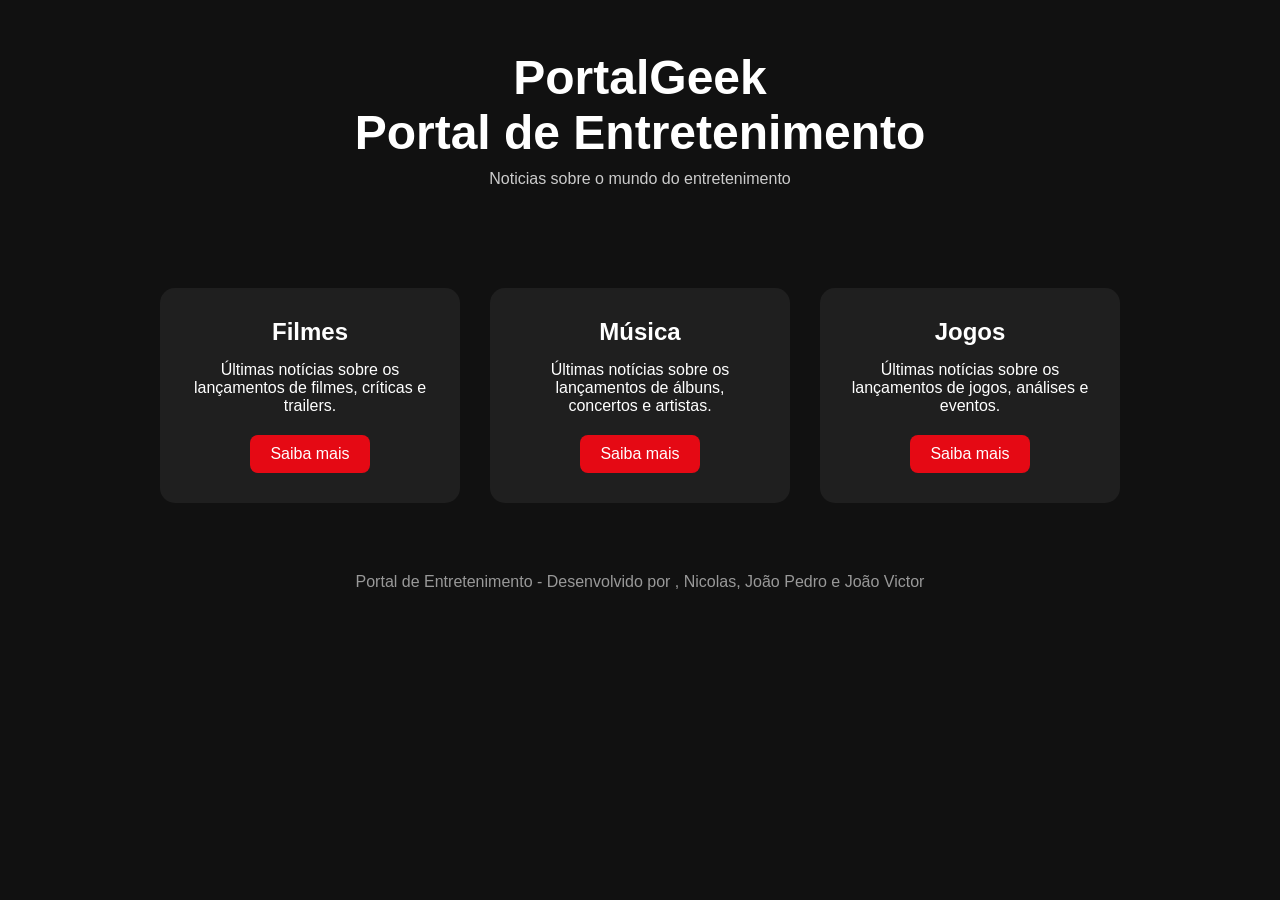
<file: index.html>
<!DOCTYPE html>
<html lang="pt-BR">
<head>
    <meta charset="UTF-8">
    <meta name="viewport" content="width=device-width, initial-scale=1.0">
    <title>Página Principal</title>
    <link rel="stylesheet" href="inicial.css">
</head>
<body>

    <header>
        
        <h1>PortalGeek  <br>Portal de Entretenimento</h1>

        <p>Noticias sobre o mundo do entretenimento</p>

    </header>


    <section class="container">

    <div class="card">
        <h2>Filmes</h2>
        <p>Últimas notícias sobre os lançamentos de filmes, críticas e trailers.</p>
        <a href="FILMES/index.html">Saiba mais</a>
    </div>

    <div class="card">
        <h2>Música</h2>
        <p>Últimas notícias sobre os lançamentos de álbuns, concertos e artistas.</p>
        <a href="Musicas/index.html">Saiba mais</a>
    </div>

    <div class="card">
        <h2>Jogos</h2>
        <p>Últimas notícias sobre os lançamentos de jogos, análises e eventos.</p>
        <a href="NextLevel/index.html">Saiba mais</a>
    </div>
    
</section>

    <footer>
        <p>Portal de Entretenimento - Desenvolvido por , Nicolas, João Pedro e João Victor </p>
    </footer>

</body>
</html>
</file>
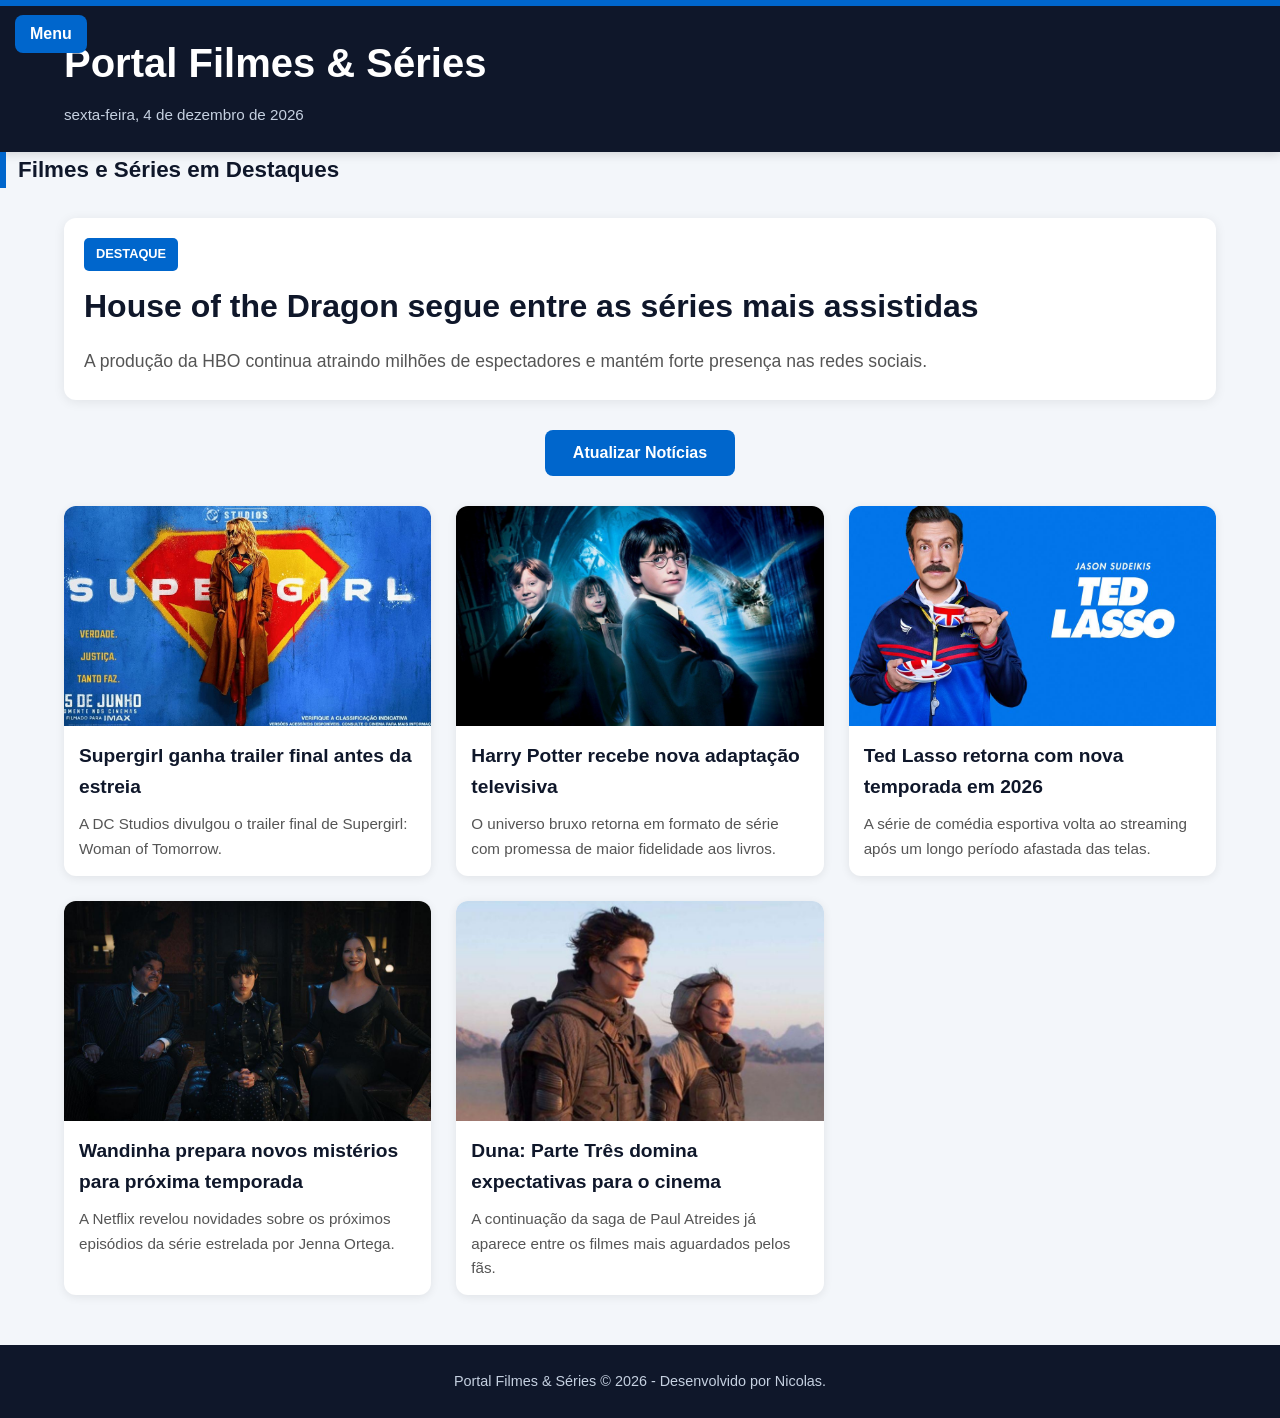
<file: FILMES/index.html>
<!doctype html>
<html lang="pt-BR">
<head>
  <meta charset="UTF-8" />
  <meta name="viewport" content="width=device-width, initial-scale=1.0" />
  <title>Portal Filmes & Séries</title>
  <link rel="stylesheet" href="filmes.css" />
</head>

<body>

  <button id="abrir-menu">Menu</button>

  <nav id="cortina" class="cortina">  
    <a href="../index.html">🏠 Home Geral</a>
    <a href="#">🎬 Filmes e Séries</a>
    <a href="../musicas/index.html">🎵 Música</a>
    <a href="../NextLevel/index.html">🕹️ Jogos</a>
</nav>

  <header class="topo">
    <div class="logo">
      <h1>Portal Filmes & Séries</h1>
      <p id="data-atual"></p>
    </div>
  </header>

  <section class="categoria">

    <h2>
      Filmes e Séries em Destaques
    </h2>

  </section>

  <main class="portal">
    <section id="manchete-principal" class="manchete-principal"></section>

    <section class="acoes">
      <button id="btn-gerar">Atualizar Notícias</button>
    </section>

    <section id="ultimas-noticias" class="ultimas-noticias"></section>
  </main>

  <footer>
    <p>Portal Filmes & Séries © 2026 - Desenvolvido por Nicolas.</p>
  </footer>

  <script src="filmes.js"></script>
</body>
</html>
</file>
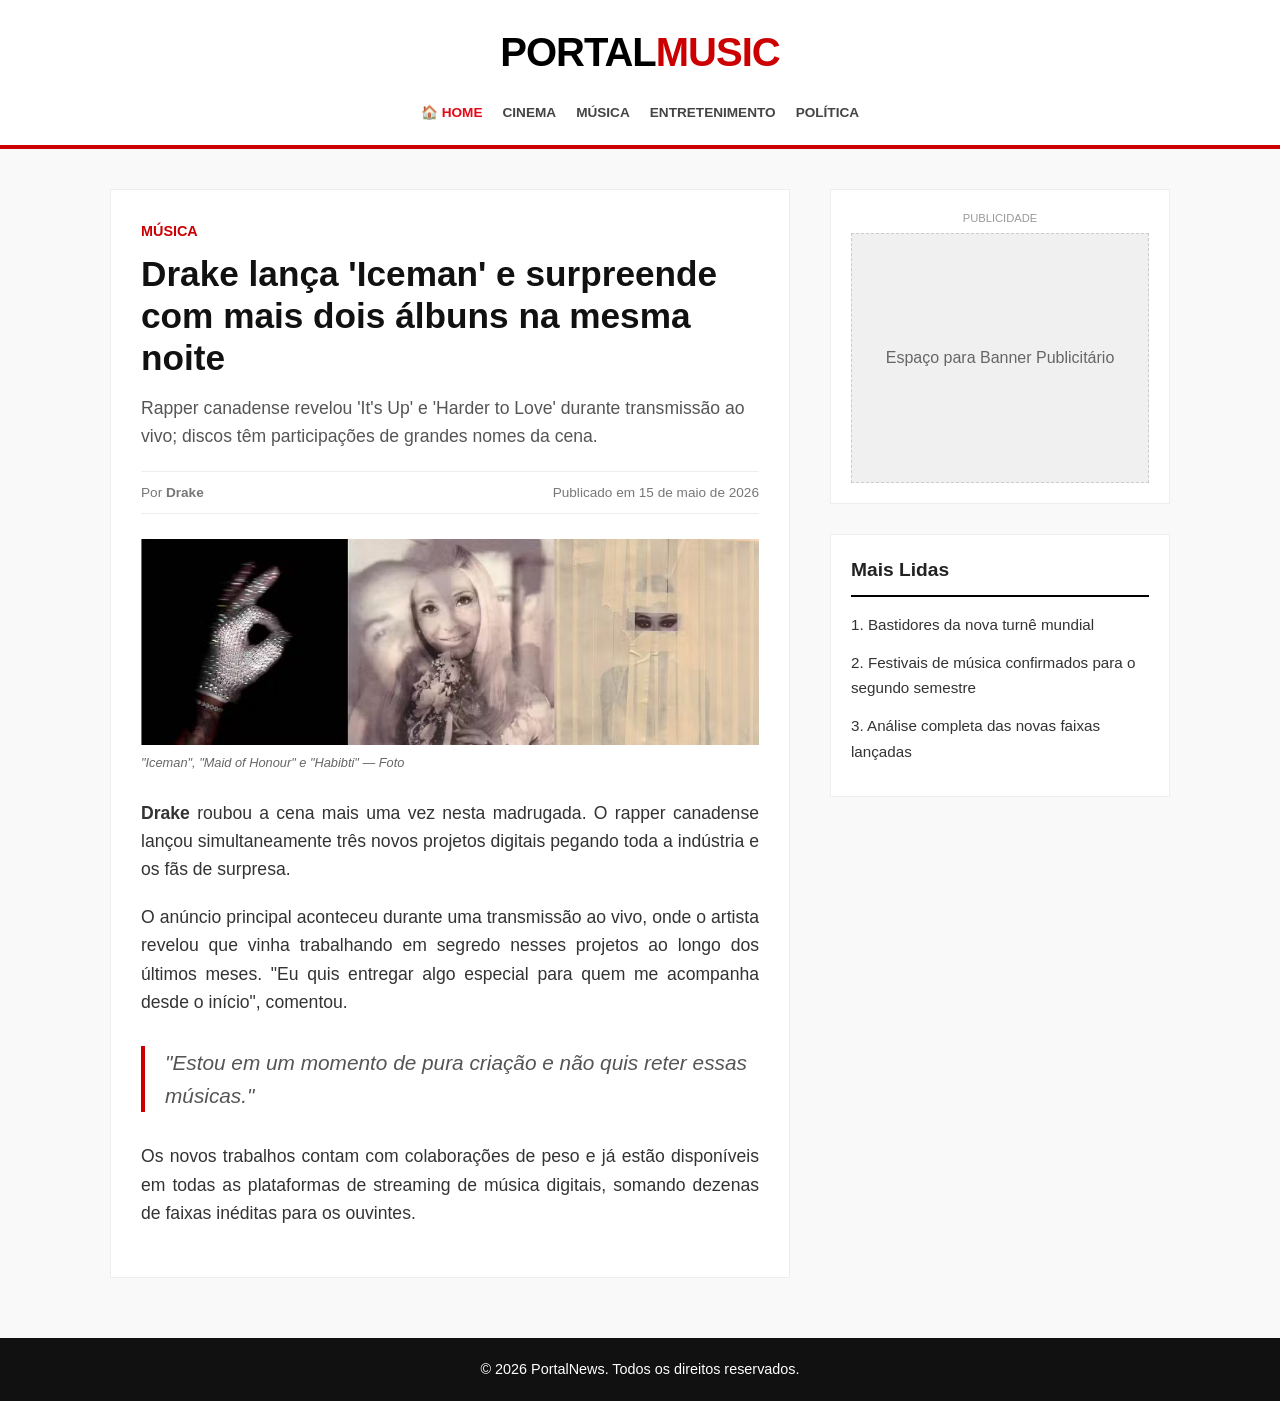
<file: Musicas/index.html>
<!DOCTYPE html>
<html lang="pt-BR">
<head>
    <meta charset="UTF-8">
    <meta name="viewport" content="width=device-width, initial-scale=1.0">
    <title>Drake lança 'ICEMAN'</title>
    <link rel="stylesheet" href="style.css">
</head>
<body>

    <header class="main-header">
        <div class="logo">
            <h1>PORTAL<span>MUSIC</span></h1>
        </div>
        <nav class="main-nav">
    <ul>
        <li><a href="../index.html" style="color: #e50914; font-weight: bold;">🏠 Home</a></li>
        <li><a href="#">Cinema</a></li>
        <li><a href="#">Música</a></li>
        <li><a href="#">Entretenimento</a></li>
        <li><a href="#">Política</a></li>
    </ul>
</nav>
    </header>

    <main class="content-container">
        
        <article class="main-article">
            <header class="article-header">
                <p class="category">Música</p>
                <h2 class="article-title">Drake lança 'Iceman' e surpreende com mais dois álbuns na mesma noite</h2>
                <p class="subtitle">Rapper canadense revelou 'It's Up' e 'Harder to Love' durante transmissão ao vivo; discos têm participações de grandes nomes da cena.</p>
                
                <div class="meta-info">
                    <span class="author">Por <strong>Drake</strong></span>
                    <span class="date">Publicado em 15 de maio de 2026</span>
                </div>
            </header>

            <div class="featured-image-container">
                <img src="FOTO - ALBUNS" alt="Fotos dos 3 discos" class="featured-image">
                <p class="image-caption">"Iceman", "Maid of Honour" e "Habibti" — Foto</p>
            </div>

            <div class="article-body">
                <p><strong>Drake</strong> roubou a cena mais uma vez nesta madrugada. O rapper canadense lançou simultaneamente três novos projetos digitais pegando toda a indústria e os fãs de surpresa.</p>
                
                <p>O anúncio principal aconteceu durante uma transmissão ao vivo, onde o artista revelou que vinha trabalhando em segredo nesses projetos ao longo dos últimos meses. "Eu quis entregar algo especial para quem me acompanha desde o início", comentou.</p>

                <blockquote>
                    "Estou em um momento de pura criação e não quis reter essas músicas."
                </blockquote>

                <p>Os novos trabalhos contam com colaborações de peso e já estão disponíveis em todas as plataformas de streaming de música digitais, somando dezenas de faixas inéditas para os ouvintes.</p>
            </div>
        </article>

        <aside class="sidebar">
            <div class="widget ad-widget">
                <span class="ad-label">Publicidade</span>
                <div class="ad-box">
                    <p>Espaço para Banner Publicitário</p>
                </div>
            </div>

            <div class="widget trending-widget">
                <h3>Mais Lidas</h3>
                <ul>
                    <li><a href="#">1. Bastidores da nova turnê mundial</a></li>
                    <li><a href="#">2. Festivais de música confirmados para o segundo semestre</a></li>
                    <li><a href="#">3. Análise completa das novas faixas lançadas</a></li>
                </ul>
            </div>
        </aside>
    </main>

    <footer class="main-footer">
        <p>&copy; 2026 PortalNews. Todos os direitos reservados.</p>
    </footer>
</body>
</html>
</file>
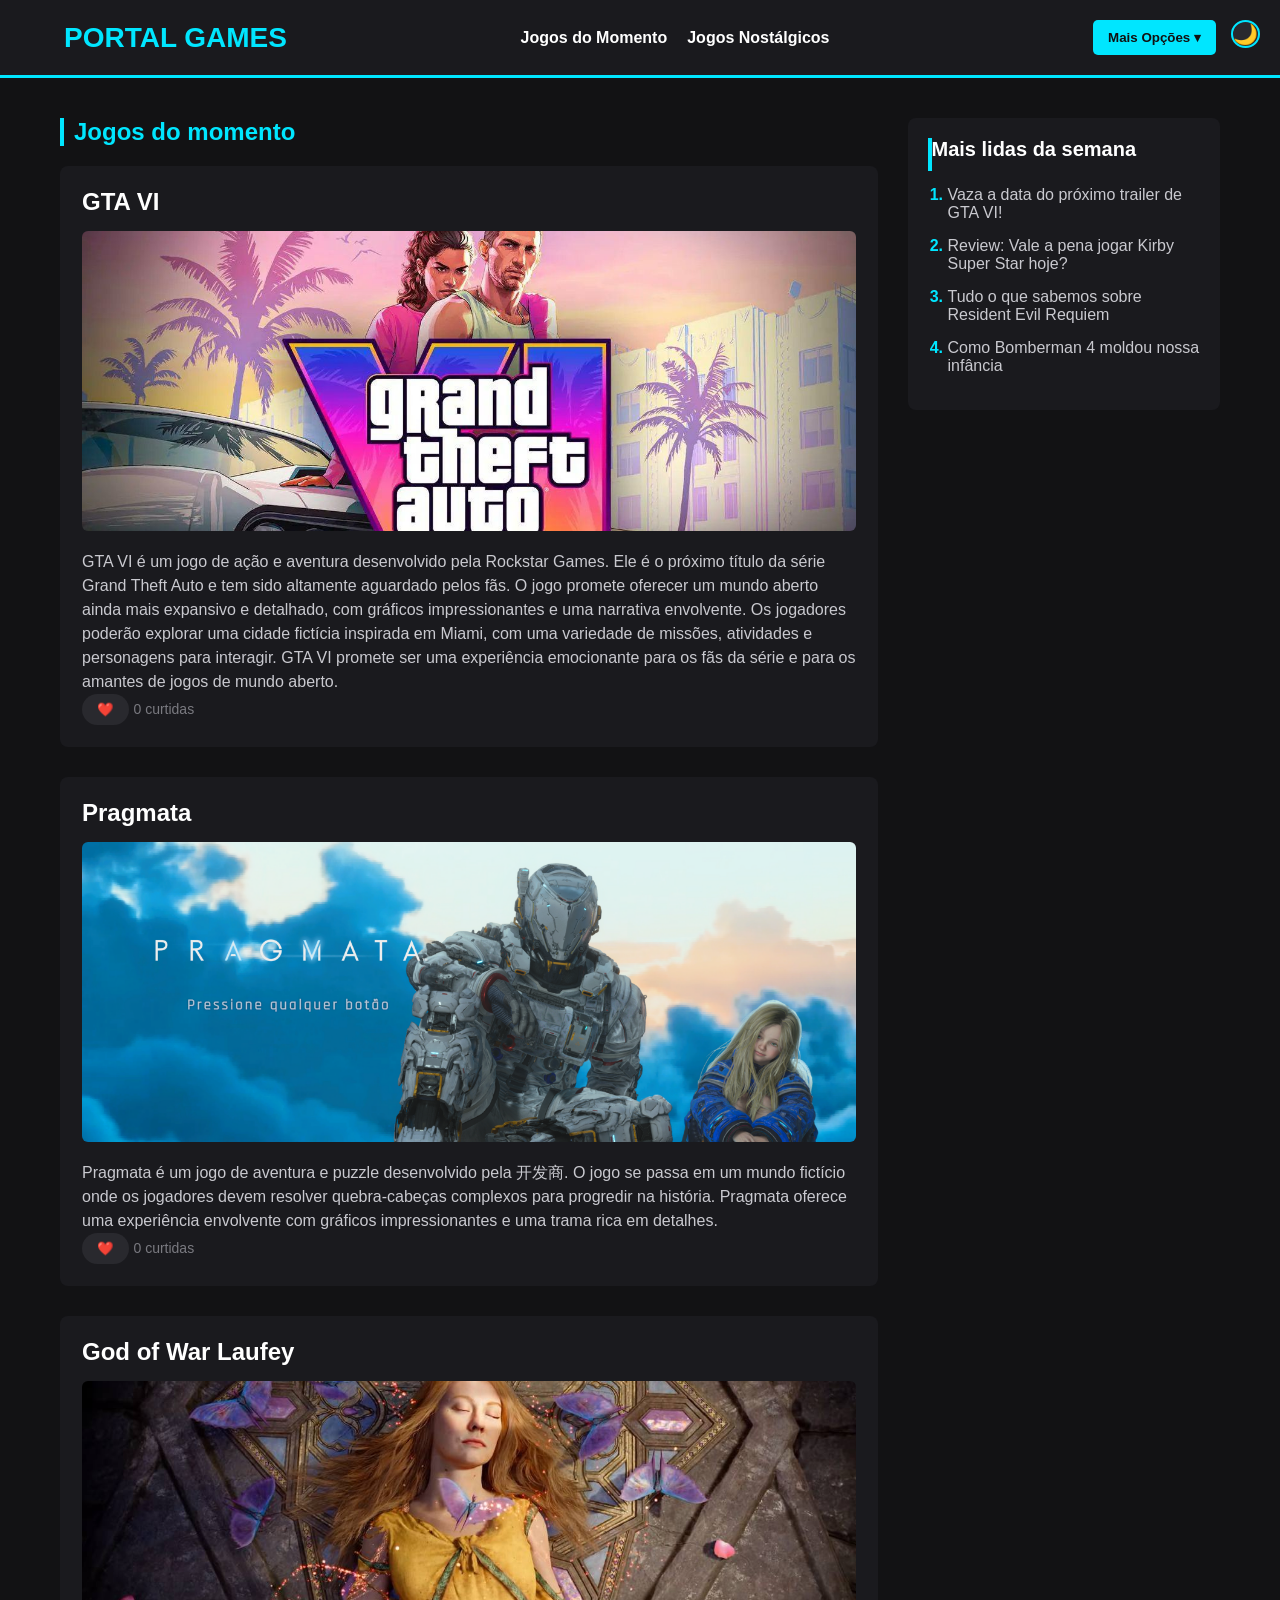
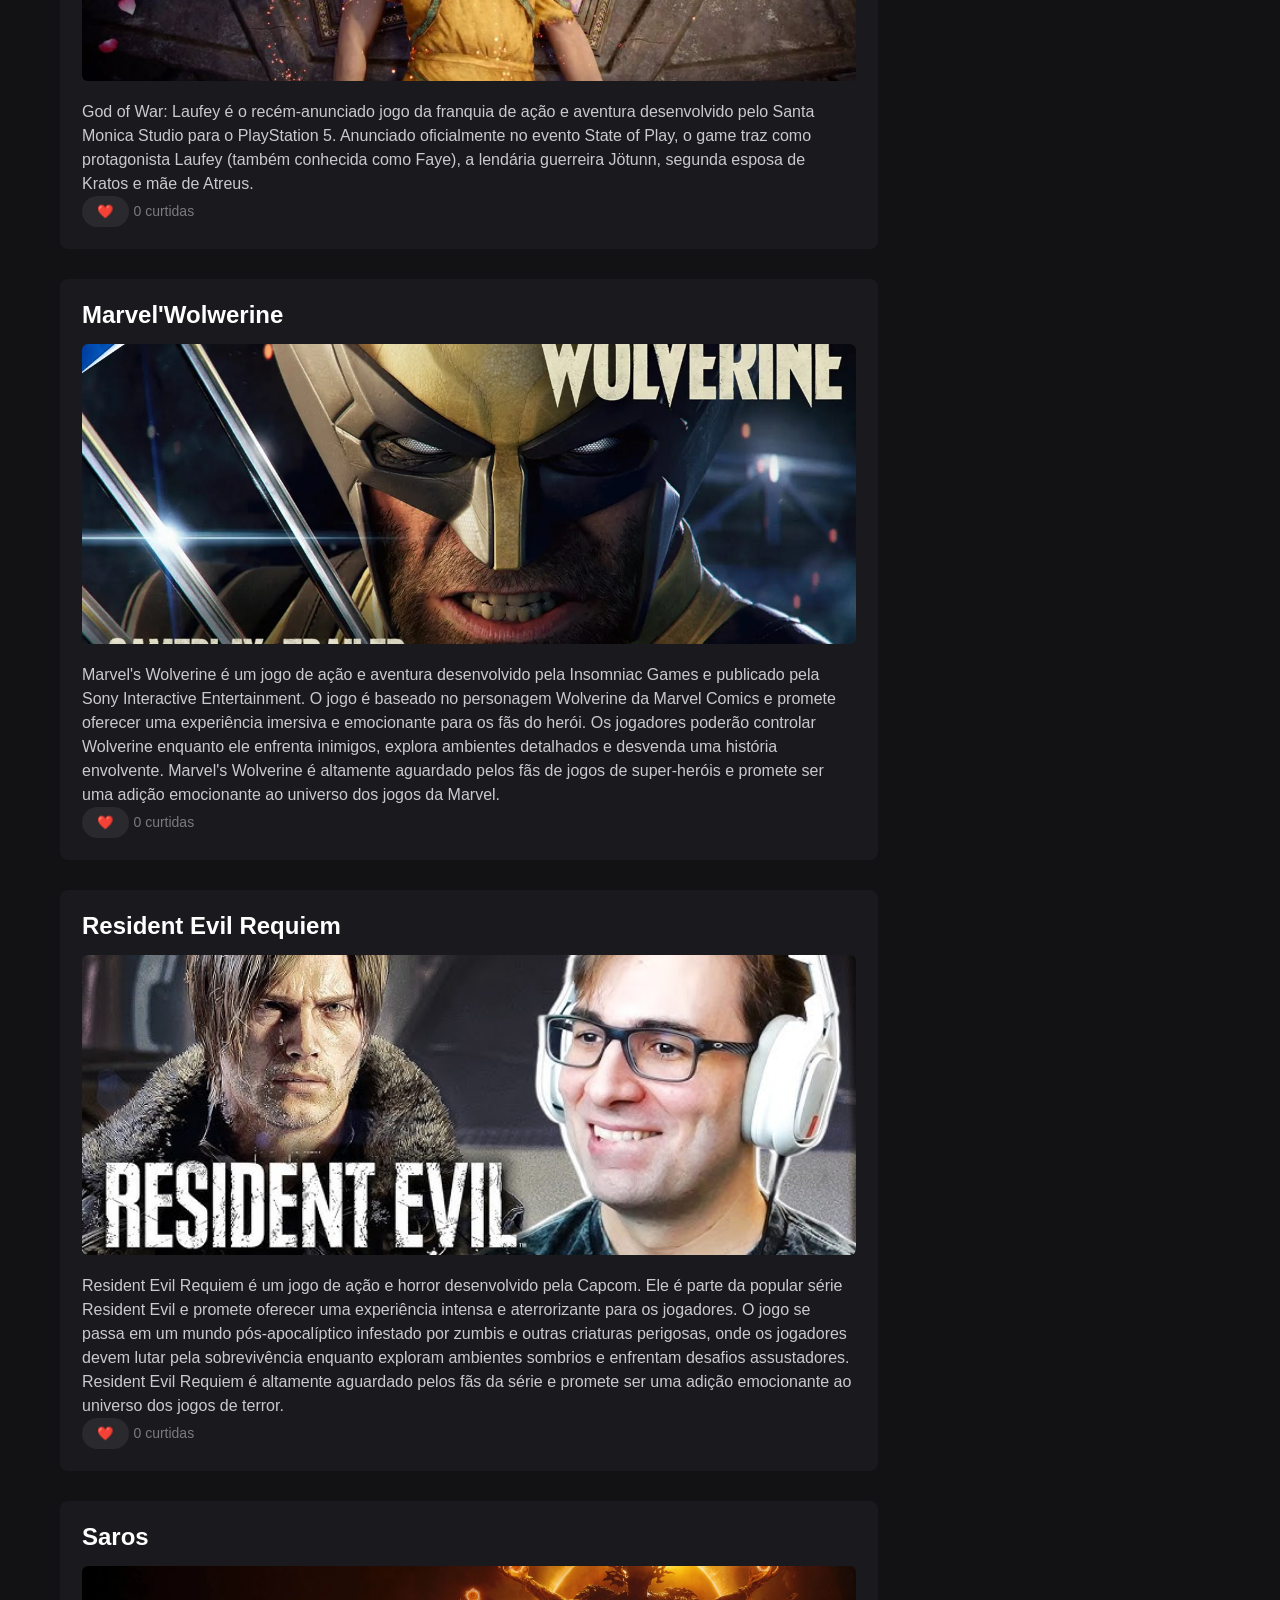
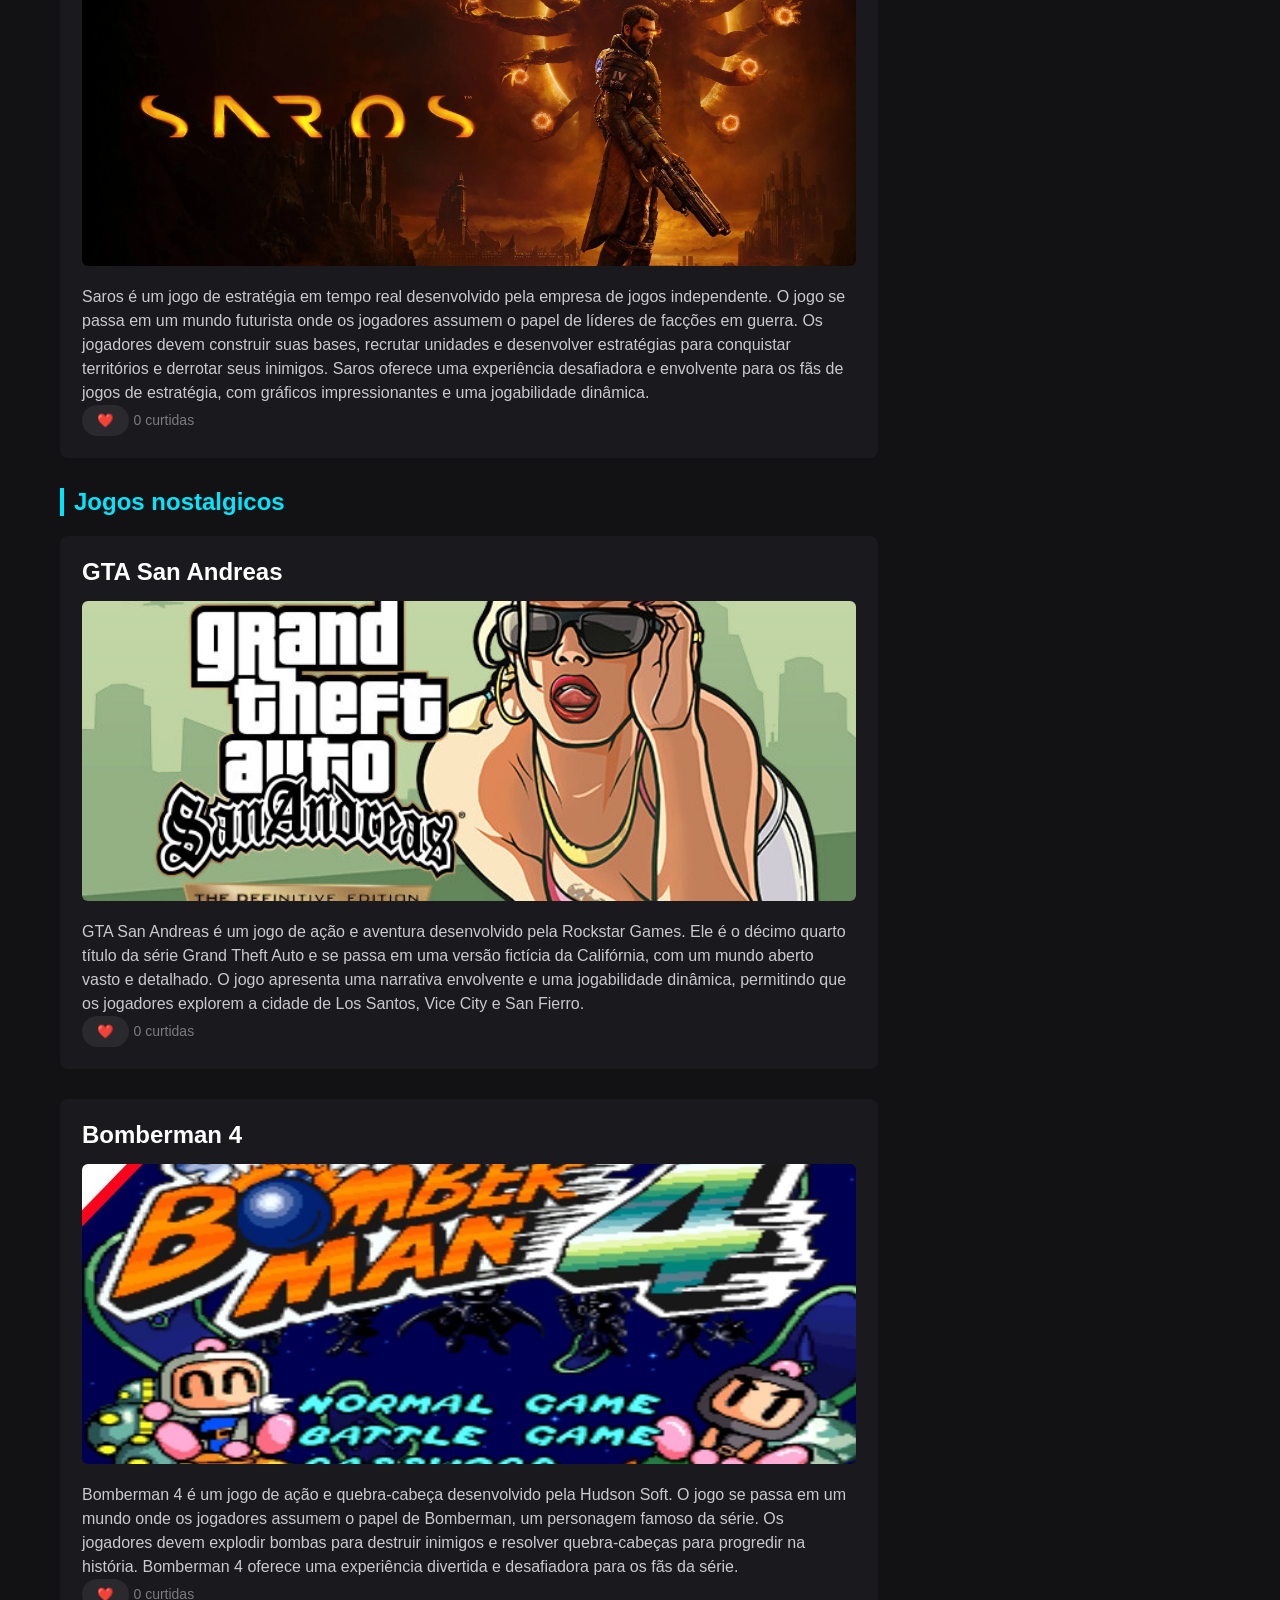
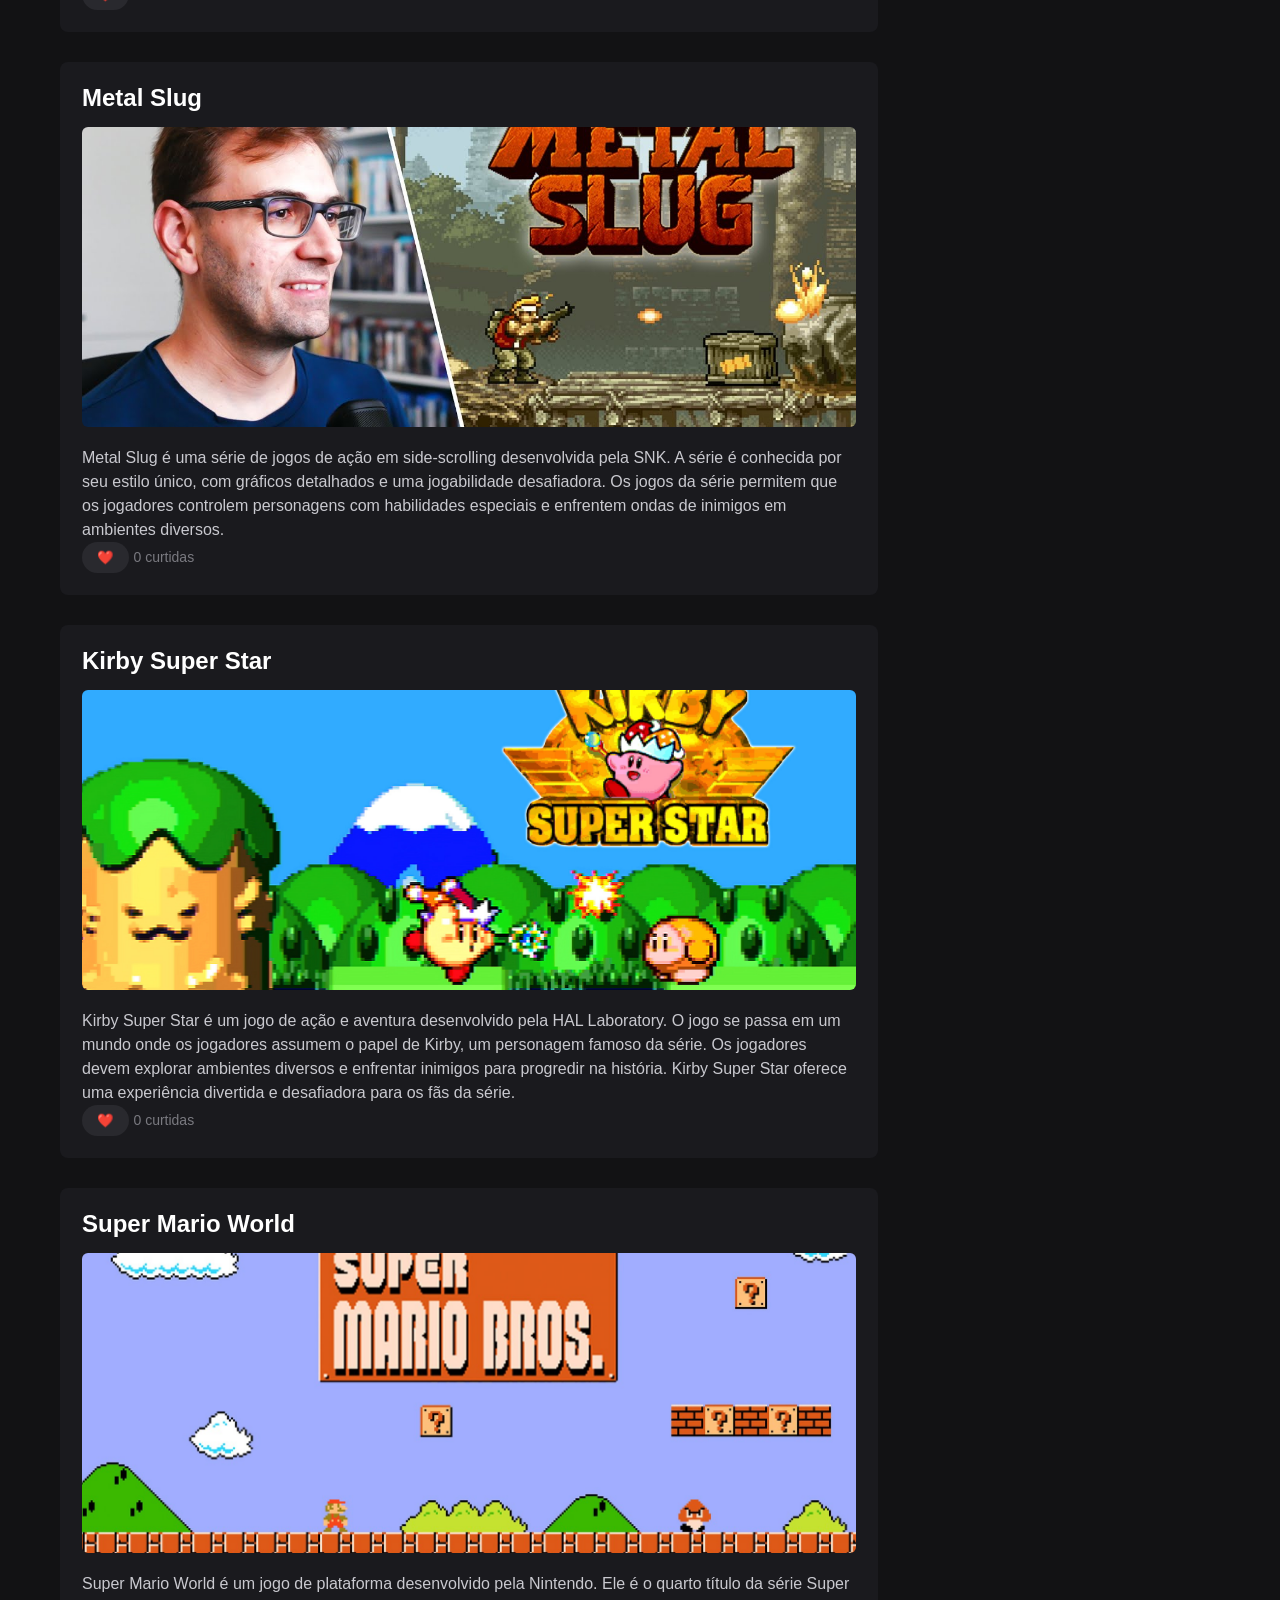
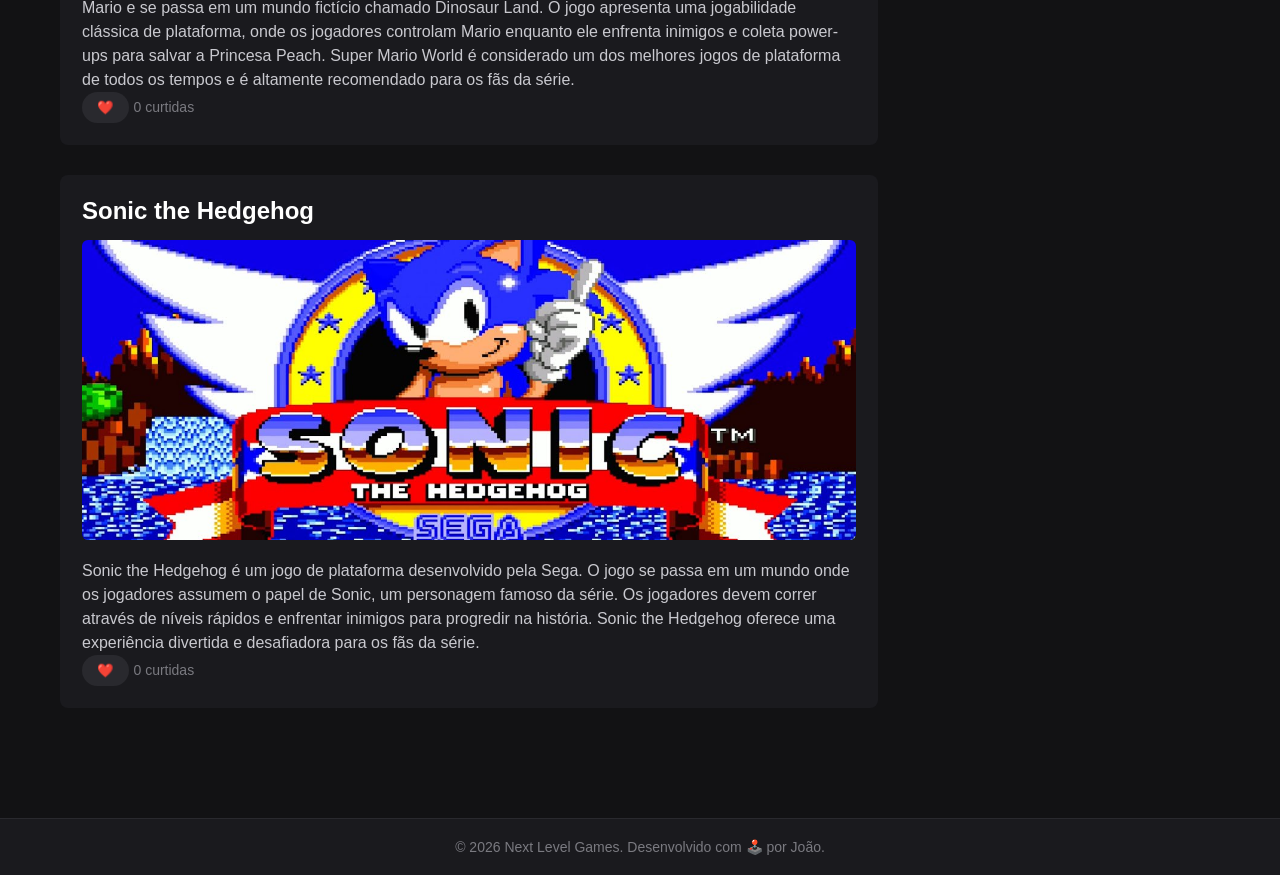
<file: NextLevel/index.html>
<!DOCTYPE html>
<html lang="en">
<head>
    <meta charset="UTF-8">
    <meta name="viewport" content="width=device-width, initial-scale=1.0">
    <link rel="stylesheet" href="style.css">
    <title>Document</title>
</head>
<body>

    <button id="btn-tema">🌙</button>

    <header>
        <h1 class="logo">Portal Games</h1>
       <nav>
            <ul>
                <li><a href="#momento" id="btn-momento">Jogos do Momento</a></li>
                <li><a href="#nostalgicos" id="btn-nostalgicos">Jogos Nostálgicos</a></li>
            </ul>
        </nav>

        <div class="container-cortina">
    <button id="btn-cortina">Mais Opções ▾</button>
    
    <div id="links-cortina" class="cortina-fechada"> 
    <a href="../index.html" style="background: #e50914; font-weight: bold;">🏠 Voltar para a Home</a>
    
    <a href="../FILMES/index.html">🎬 Filmes e Séries</a>
    <a href="../musicas/index.html">🎵 Música</a>
    <a href="../NextLevel/index.html">🕹️ Jogos</a>
</div>
</div>

    </header>

    <main class="coluna-noticias"> <div class="coluna-noticias">
        
        <section id="momento">

             <h2>Jogos do momento</h2>

             <article class="noticia">
                <h3>GTA VI</h3>
                <img src="gta-6.jpg" alt="imagem do jogo GTA VI" class="imagem-jogo">
                <p>GTA VI é um jogo de ação e aventura desenvolvido pela Rockstar Games. Ele é o próximo título da série Grand Theft Auto e tem sido altamente aguardado pelos fãs. O jogo promete oferecer um mundo aberto ainda mais expansivo e detalhado, com gráficos impressionantes e uma narrativa envolvente. Os jogadores poderão explorar uma cidade fictícia inspirada em Miami, com uma variedade de missões, atividades e personagens para interagir. GTA VI promete ser uma experiência emocionante para os fãs da série e para os amantes de jogos de mundo aberto.</p>
                <div>
                        <button  class="btn-curtir">❤️</button>
                        <span class="contador-curtidas">0  curtidas</span>
                </div>
             </article>
             <article class="noticia">
                <h3>Pragmata</h3>
                <img src="PRAGMATA_20260409175519-scaled.png    " alt="imagem do jogo Pragmata" class="imagem-jogo">
                <p>Pragmata é um jogo de aventura e puzzle desenvolvido pela 开发商. O jogo se passa em um mundo fictício onde os jogadores devem resolver quebra-cabeças complexos para progredir na história. Pragmata oferece uma experiência envolvente com gráficos impressionantes e uma trama rica em detalhes.</p>
                <div>
                        <button  class="btn-curtir">❤️</button>
                        <span class="contador-curtidas">0  curtidas</span>
                </div>
             </article>

             <article class="noticia">
                <h3>God of War Laufey</h3>
                <img src="god_of_war_laufey_tudo_sobre__16i8u4a.jpg" alt="imagem do jogo God of War Laufey" class="imagem-jogo">
                <p>God of War: Laufey é o recém-anunciado jogo da franquia de ação e aventura desenvolvido pelo Santa Monica Studio para o PlayStation 5. Anunciado oficialmente no evento State of Play, o game traz como protagonista Laufey (também conhecida como Faye), a lendária guerreira Jötunn, segunda esposa de Kratos e mãe de Atreus.</p>
                <div>
                        <button  class="btn-curtir">❤️</button>
                        <span class="contador-curtidas">0  curtidas</span>
                </div>
             </article>
             
             <article class="noticia">
                <h3>Marvel'Wolwerine</h3>
                <img src="wolverine.webp" alt="imagem do jogo Marvel's Wolverine" class="imagem-jogo">
                <p>Marvel's Wolverine é um jogo de ação e aventura desenvolvido pela Insomniac Games e publicado pela Sony Interactive Entertainment. O jogo é baseado no personagem Wolverine da Marvel Comics e promete oferecer uma experiência imersiva e emocionante para os fãs do herói. Os jogadores poderão controlar Wolverine enquanto ele enfrenta inimigos, explora ambientes detalhados e desvenda uma história envolvente. Marvel's Wolverine é altamente aguardado pelos fãs de jogos de super-heróis e promete ser uma adição emocionante ao universo dos jogos da Marvel.</p>
                <div>
                        <button  class="btn-curtir">❤️</button>
                        <span class="contador-curtidas">0  curtidas</span>
                </div>
            </article>

            <article class="noticia">
                <h3>Resident Evil Requiem</h3>
                <img src="resident Evil.jpg" alt="imagem do jogo Resident Evil Requiem" class="imagem-jogo">
                <p>Resident Evil Requiem é um jogo de ação e horror desenvolvido pela Capcom. Ele é parte da popular série Resident Evil e promete oferecer uma experiência intensa e aterrorizante para os jogadores. O jogo se passa em um mundo pós-apocalíptico infestado por zumbis e outras criaturas perigosas, onde os jogadores devem lutar pela sobrevivência enquanto exploram ambientes sombrios e enfrentam desafios assustadores. Resident Evil Requiem é altamente aguardado pelos fãs da série e promete ser uma adição emocionante ao universo dos jogos de terror.</p>
                <div>
                        <button  class="btn-curtir">❤️</button>
                        <span class="contador-curtidas">0  curtidas</span>
                </div>
            </article>

            <article class="noticia">
                <h3>Saros</h3>
                <img src="saros.webp" alt="imagem do jogo Saros" class="imagem-jogo">
                <p>Saros é um jogo de estratégia em tempo real desenvolvido pela empresa de jogos independente. O jogo se passa em um mundo futurista onde os jogadores assumem o papel de líderes de facções em guerra. Os jogadores devem construir suas bases, recrutar unidades e desenvolver estratégias para conquistar territórios e derrotar seus inimigos. Saros oferece uma experiência desafiadora e envolvente para os fãs de jogos de estratégia, com gráficos impressionantes e uma jogabilidade dinâmica.</p>
                <div>
                        <button  class="btn-curtir">❤️</button>
                        <span class="contador-curtidas">0  curtidas</span>
                </div>
            </article>
        </section>
        
        <section id="nostalgicos">
            <h2>Jogos nostalgicos</h2>
        
            <article class="noticia">
                <h3>GTA San Andreas</h3>
                <img src="GTA SAN ANDREAS.jpg" alt="imagem do jogo GTA San Andreas" class="imagem-jogo">
                <p>GTA San Andreas é um jogo de ação e aventura desenvolvido pela Rockstar Games. Ele é o décimo quarto título da série Grand Theft Auto e se passa em uma versão fictícia da Califórnia, com um mundo aberto vasto e detalhado. O jogo apresenta uma narrativa envolvente e uma jogabilidade dinâmica, permitindo que os jogadores explorem a cidade de Los Santos, Vice City e San Fierro.</p>
                <div>
                        <button  class="btn-curtir">❤️</button>
                        <span class="contador-curtidas">0  curtidas</span>
                </div>
            </article>

            <article class="noticia">
                <h3>Bomberman 4</h3>
                <img src="BOMBERMAN.jpg" alt="imagem do jogo Bomberman 4" class="imagem-jogo">
                <p>Bomberman 4 é um jogo de ação e quebra-cabeça desenvolvido pela Hudson Soft. O jogo se passa em um mundo onde os jogadores assumem o papel de Bomberman, um personagem famoso da série. Os jogadores devem explodir bombas para destruir inimigos e resolver quebra-cabeças para progredir na história. Bomberman 4 oferece uma experiência divertida e desafiadora para os fãs da série.</p>
                <div>
                        <button  class="btn-curtir">❤️</button>
                        <span class="contador-curtidas">0  curtidas</span>
                </div>
            </article>

            <article class="noticia">
                <h3>Metal Slug</h3>
                <img src="METAL SLUG.jpg" alt="imagem do jogo Metal Slug" class="imagem-jogo">
                <p>Metal Slug é uma série de jogos de ação em side-scrolling desenvolvida pela SNK. A série é conhecida por seu estilo único, com gráficos detalhados e uma jogabilidade desafiadora. Os jogos da série permitem que os jogadores controlem personagens com habilidades especiais e enfrentem ondas de inimigos em ambientes diversos.</p>
                <div>
                        <button  class="btn-curtir">❤️</button>
                        <span class="contador-curtidas">0  curtidas</span>
                </div>
            </article>

            <article class="noticia">
                <h3>Kirby Super Star</h3>
                <img src="KIRBY.jpg" alt="imagem do jogo Kirby Super Star" class="imagem-jogo">
                <p>Kirby Super Star é um jogo de ação e aventura desenvolvido pela HAL Laboratory. O jogo se passa em um mundo onde os jogadores assumem o papel de Kirby, um personagem famoso da série. Os jogadores devem explorar ambientes diversos e enfrentar inimigos para progredir na história. Kirby Super Star oferece uma experiência divertida e desafiadora para os fãs da série.</p>
                <div>
                        <button  class="btn-curtir">❤️</button>
                        <span class="contador-curtidas">0  curtidas</span>
                </div>
            </article>

            <article class="noticia">
                <h3>Super Mario World</h3>
                <img src="SUPER-MARIO.jpg" alt="imagem do jogo Super Mario World" class="imagem-jogo">
                <p>Super Mario World é um jogo de plataforma desenvolvido pela Nintendo. Ele é o quarto título da série Super Mario e se passa em um mundo fictício chamado Dinosaur Land. O jogo apresenta uma jogabilidade clássica de plataforma, onde os jogadores controlam Mario enquanto ele enfrenta inimigos e coleta power-ups para salvar a Princesa Peach. Super Mario World é considerado um dos melhores jogos de plataforma de todos os tempos e é altamente recomendado para os fãs da série.</p>
                <div>
                        <button  class="btn-curtir">❤️</button>
                        <span class="contador-curtidas">0  curtidas</span>
                </div>
            </article>

            <article class="noticia">
                <h3>Sonic the Hedgehog</h3>
                <img src="SONIC.jpg" alt="imagem do jogo Sonic the Hedgehog" class="imagem-jogo">
                <p>Sonic the Hedgehog é um jogo de plataforma desenvolvido pela Sega. O jogo se passa em um mundo onde os jogadores assumem o papel de Sonic, um personagem famoso da série. Os jogadores devem correr através de níveis rápidos e enfrentar inimigos para progredir na história. Sonic the Hedgehog oferece uma experiência divertida e desafiadora para os fãs da série.</p>
                <div>
                        <button  class="btn-curtir">❤️</button>
                        <span class="contador-curtidas">0  curtidas</span>
                </div>
            </article>
        </div>

        </section>
        
        <aside>
            <h2>Mais lidas da semana</h2>
            <ol>
                <li><a href="#">Vaza a data do próximo trailer de GTA VI!</a></li>
                <li><a href="#">Review: Vale a pena jogar Kirby Super Star hoje?</a></li>
                <li><a href="#">Tudo o que sabemos sobre Resident Evil Requiem</a></li>
                <li><a href="#">Como Bomberman 4 moldou nossa infância</a></li>
            </ol>
        </aside>

    </main>

    <footer >
        <p>&copy; 2026 Next Level Games. Desenvolvido com 🕹️ por João.</p>
    </footer>
    <script src="script.js"></script>
</body>
</html>
</file>
<file: inicial.css>
* { 
    margin: 0;
     padding: 0;
    box-sizing: border-box;
 }

 body {
    font-family: Arial, sans-serif;
    color: white;
    min-height: 100vh;
    background: #111;
 }

 header {
    text-align: center;
    padding: 50px 20px;
 }

 header h1 {
    font-size: 3em;
    margin-bottom: 10px;
 }

 header p {
    color: #ccc;
 }

 .container {
    display: flex;
    justify-content: center;
    gap: 30px;
    flex-wrap: wrap;
    padding: 50px 20px;
 }

 .card {
    width: 300px;
    padding: 30px;
    text-align: center;
    background: #1f1f1f;
    border-radius: 15px;
    transition: 0.3s;
}

.card:hover {
    transform: translateY(-10px);
}
.card h2 {
    margin-bottom: 15px;
}

.card p {
    margin-bottom: 20px;
}

.card a {
    display: inline-block;
    padding: 10px 20px;
    background: #e50914;
    color: white;
    text-decoration: none;
    border-radius: 8px;
    transition: 0.3s;
}

.card a:hover {
    opacity: 0.9;
}

footer {
    text-align: center;
    padding: 20px;
    color: #999;
}

@media (max-width: 768px) {

    main {
     flex-direction: column;
}
    
.coluna-noticias, aside {
     flex: 1;
    white-space: inherit;
 }
    
aside {
    margin-top: 30px;
    order: 2;
}

.imagem-jogo {
    height: 200px;
}

header {
    flex-direction: column;
    gap: 10px;
    padding: 15px;
}

header nav ul {
    gap: 10px;
    font-size: 14px;
}
}
</file>
<file: FILMES/filmes.css>
* {
  margin: 0;
  padding: 0;
  box-sizing: border-box;
}

body {
  background: #f3f6fa;
  font-family: Arial, Helvetica, sans-serif;
  color: #222;
  line-height: 1.6;
}

.topo {
  background: #0f172a;
  border-top: 6px solid #0066cc;
  box-shadow: 0 2px 10px rgba(0, 0, 0, 0.15);
}

.logo {
  width: 90%;
  max-width: 1200px;
  margin: auto;
  padding: 25px 0;
}

.logo h1 {
  color: white;
  font-size: 2.5rem;
  margin-bottom: 8px;
}

#data-atual {
  color: #c5d0e0;
  font-size: 0.95rem;
}

.portal {
  width: 90%;
  max-width: 1200px;
  margin: 30px auto;
}


.categoria {
  margin-bottom: 20px;
}

.categoria h2 {
  color: #0f172a;
  border-left: 6px solid #0066cc;
  padding-left: 12px;
  font-size: 1.4rem;
}

.manchete-principal {
  background: white;
  border-radius: 12px;
  overflow: hidden;
  margin-bottom: 30px;
  box-shadow: 0 2px 12px rgba(0, 0, 0, 0.08);
}

.imagem-manchete {
  width: 100%;
  height: 450px;
  object-fit: cover;
  display: block;
}

.tag {
  display: inline-block;
  margin: 20px 20px 10px;
  background: #0066cc;
  color: white;
  padding: 6px 12px;
  border-radius: 5px;
  font-size: 0.8rem;
  font-weight: bold;
}

.manchete-principal h2 {
  margin: 0 20px 15px;

  font-size: 2rem;

  color: #0f172a;
}

.manchete-principal p {
  margin: 0 20px 25px;

  color: #555;

  font-size: 1.1rem;
}

.acoes {
  text-align: center;

  margin-bottom: 30px;
}

button {
  background: #0066cc;
  color: white;
  border: none;
  padding: 14px 28px;
  border-radius: 8px;
  cursor: pointer;
  font-size: 1rem;
  font-weight: bold;
  transition: 0.3s;
}

button:hover {
  background: #004fa1;
  transform: translateY(-2px);
}

.ultimas-noticias {
  display: grid;
  grid-template-columns: repeat(auto-fit, minmax(300px, 1fr));
  gap: 25px;
}

.card {
  background: white;
  border-radius: 12px;
  overflow: hidden;
  box-shadow: 0 2px 10px rgba(0, 0, 0, 0.08);
  transition: 0.3s;
}

.card:hover {
  transform: translateY(-6px);
  box-shadow: 0 6px 18px rgba(0, 0, 0, 0.15);
}

.card img {
  width: 100%;
  height: 220px;
  object-fit: cover;
  display: block;
}

.card h3 {
  padding: 15px 15px 10px;
  color: #0f172a;
  font-size: 1.2rem;
}

.card p {
  padding: 0 15px 15px;
  color: #555;
  font-size: 0.95rem;
}


.nota {
  color: #0066cc !important;
  font-weight: bold;
  padding: 0 15px 10px !important;
}

.data-lancamento {
  color: #666 !important;
  font-size: 0.85rem !important;
  padding: 0 15px 10px !important;
}


footer {
  margin-top: 50px;
  background: #0f172a;
  text-align: center;
  padding: 25px;
}

footer p {
  color: #c5d0e0;
  font-size: 0.9rem;
}

#abrir-menu {
    position: fixed;
    top: 15px;
    left: 15px;
    z-index: 1001;
    padding: 10px 15px;
    cursor: pointer;
}

.cortina {
    position: fixed;
    top: 0;
    left: -250px;
    width: 250px;
    height: 100%;
    background: #111;
    padding-top: 70px;
    transition: left 0.3s ease;
    z-index: 1000;
}

.cortina.aberta {
    left: 0;
}

.cortina a {
    display: block;
    color: white;
    text-decoration: none;
    padding: 15px 25px;
    font-size: 18px;
}

.cortina a:hover {
    background: #333;
}

@media (max-width: 480px) {
  .logo h1 {
    font-size: 1.4rem;
  }

  #data-atual {
    font-size: 0.85rem;
  }

  .imagem-manchete {
    height: 220px;
  }

  .manchete-principal h2 {
    font-size: 1.2rem;
  }

  .manchete-principal p {
    font-size: 0.95rem;
  }

  button {
    width: 100%;
  }
}
</file>
<file: Musicas/style.css>
/* --- Reset de Estilos Básicos --- */
* {
    margin: 0;
    padding: 0;
    box-sizing: border-box;
}

body {
    font-family: 'Helvetica Neue', Helvetica, Arial, sans-serif;
    color: #222;
    background-color: #f9f9f9;
    line-height: 1.6;
}

/* --- Cabeçalho --- */
.main-header {
    background-color: #fff;
    border-bottom: 4px solid #cc0000; /* Linha vermelha característica */
    padding: 20px 0;
    text-align: center;
}

.logo h1 {
    font-size: 2.5rem;
    font-weight: 900;
    letter-spacing: -1px;
    color: #000;
}

.logo h1 span {
    color: #cc0000;
}

.main-nav ul {
    list-style: none;
    display: flex;
    justify-content: center;
    gap: 20px;
    margin-top: 15px;
}

.main-nav a {
    text-decoration: none;
    color: #444;
    font-weight: bold;
    text-transform: uppercase;
    font-size: 0.85rem;
    transition: color 0.3s;
}

.main-nav a:hover {
    color: #cc0000;
}

/* --- Layout Principal (Grid) --- */
.content-container {
    max-width: 1100px;
    margin: 40px auto;
    padding: 0 20px;
    display: grid;
    grid-template-columns: 2fr 1fr;
    gap: 40px;
}

/* --- Artigo --- */
.main-article {
    background-color: #fff;
    padding: 30px;
    border: 1px solid #eee;
}

.category {
    color: #cc0000;
    text-transform: uppercase;
    font-weight: bold;
    font-size: 0.9rem;
    margin-bottom: 10px;
}

.article-title {
    font-size: 2.2rem;
    line-height: 1.2;
    font-weight: 800;
    margin-bottom: 15px;
    color: #111;
}

.subtitle {
    font-size: 1.1rem;
    color: #555;
    margin-bottom: 20px;
}

.meta-info {
    font-size: 0.85rem;
    color: #777;
    border-top: 1px solid #eee;
    border-bottom: 1px solid #eee;
    padding: 10px 0;
    margin-bottom: 25px;
    display: flex;
    justify-content: space-between;
}

/* --- Mídia (Imagem) --- */
.featured-image-container {
    margin-bottom: 25px;
}

.featured-image {
    width: 100%;
    height: auto;
    display: block;
    background-color: #e0e0e0; /* Fallback visual */
}

.image-caption {
    font-size: 0.8rem;
    color: #666;
    margin-top: 8px;
    font-style: italic;
}

/* --- Corpo do Texto --- */
.article-body p {
    font-size: 1.1rem;
    margin-bottom: 20px;
    color: #333;
    text-align: justify;
}

blockquote {
    font-size: 1.3rem;
    font-style: italic;
    border-left: 4px solid #cc0000;
    padding-left: 20px;
    margin: 30px 0;
    color: #555;
}

/* --- Barra Lateral (Sidebar) --- */
.sidebar {
    display: flex;
    flex-direction: column;
    gap: 30px;
}

.widget {
    background-color: #fff;
    padding: 20px;
    border: 1px solid #eee;
}

.ad-label {
    font-size: 0.7rem;
    text-transform: uppercase;
    color: #999;
    display: block;
    margin-bottom: 5px;
    text-align: center;
}

.ad-box {
    background-color: #f0f0f0;
    height: 250px;
    display: flex;
    align-items: center;
    justify-content: center;
    text-align: center;
    color: #666;
    border: 1px dashed #ccc;
}

.trending-widget h3 {
    font-size: 1.2rem;
    border-bottom: 2px solid #000;
    padding-bottom: 10px;
    margin-bottom: 15px;
}

.trending-widget ul {
    list-style: none;
}

.trending-widget li {
    margin-bottom: 12px;
}

.trending-widget a {
    text-decoration: none;
    color: #333;
    font-size: 0.95rem;
    font-weight: 500;
}

.trending-widget a:hover {
    color: #cc0000;
}

/* --- Rodapé --- */
.main-footer {
    background-color: #111;
    color: #fff;
    text-align: center;
    padding: 20px 0;
    margin-top: 60px;
    font-size: 0.9rem;
}

/* --- Responsividade (Telas Menores) --- */
@media (max-width: 768px) {
    .content-container {
        grid-template-columns: 1fr; /* Transforma em uma coluna única no celular */
        gap: 20px;
    }

    .main-nav ul {
        flex-wrap: wrap;
        gap: 10px;
    }

    .article-title {
        font-size: 1.75rem;
    }
}
</file>
<file: NextLevel/style.css>
* {
    margin: 0;
    padding: 0;
    box-sizing: border-box;
}

body {
    background-color: #121214; 
    font-family: 'Segoe UI', Arial, sans-serif;
    color: #f5f5f7; 
}


header {
    background-color: #1a1a1e; 
    padding: 20px 5%;
    display: flex;
    justify-content: space-between; 
    align-items: center;
    border-bottom: 3px solid #00e6ff;
}

.logo {
    color: #00e6ff; 
    font-size: 28px;
    font-weight: bold;
    text-transform: uppercase; 
    cursor: pointer;
}


header nav ul {
    list-style: none;
    display: flex; 
    gap: 20px; 
}

header nav ul li a {
    color: #ffffff;
    text-decoration: none; 
    font-weight: 600;
    transition: color 0.3s; 
}

header nav ul li a:hover {
    color: #00e6ff;     
}

main{
    display: flex;
    gap: 30px; 
    padding: 40px 20px;
    max-width: 1200px;
    margin: 0 auto;
}
.coluna-noticias{
    flex: 3;
    
}
aside{
    flex: 1;
    background-color: #1a1a1e; 
    padding: 20px;
    border-radius: 8px;
    height: fit-content;
}

aside h2{
    font-size: 20px;
    color: #ffffff;
    margin-bottom: 15px;
    border-left: 4px solid #00e5ff;
    padding-bottom: 10px;
}   

aside ol {
    padding-left: 20px; 
}

aside ol li {
    margin-bottom: 15px;
    color: #00e6ff; 
    font-weight: bold;
}

aside ol li a {
    color: #c9c9cf;
    text-decoration: none;
    font-weight: normal;
    transition: color 0.2s;
}

aside ol li a:hover {
    color: #00e6ff;
}

main section h2{
    color: #00e6ff;
    margin-bottom: 20px;
    border-left: 4px solid #00e6ff;
    padding-left: 10px;
}

.noticia h3{
    font-size: 24px;
    margin-bottom: 15px;
    color: #ffffff;
    transition: color 0.3s;
}

.noticia:hover h3 {
    color: #00e6ff;
}

.imagem-jogo{
    width: 100%;
    height: 300px;
    border-radius: 6px;
    margin-bottom: 15px;
    object-fit: cover;
}
.noticia p{
    line-height: 1.5;
    color: #c9c9cf;
}

.noticia:hover {
    transform: translateY(-5px);
    border-color: #00e6ff;
    cursor: pointer;
}
.noticia {
    background-color: #1a1a1e;
    padding: 20px;
    border-radius: 8px;
    margin-bottom: 30px;
    transition: transform 0.3s, border-color 0.3s;
    border: 2px solid transparent; 
}

footer {
    background-color: #1a1a1e;
    color: #7a7a80;
    text-align: center;
    padding: 20px;
    margin-top: 40px;
    border-top: 1px solid #29292e;
    font-size: 14px;
}

@media (max-width: 768px) {

    main {
     flex-direction: column;
}
    
.coluna-noticias, aside {
     flex: 1;
    white-space: inherit;
 }
    
aside {
    margin-top: 30px;
    order: 2;
}

.imagem-jogo {
    height: 200px;
}

header {
    flex-direction: column;
    gap: 10px;
    padding: 15px;
}

header nav ul {
    gap: 10px;
    font-size: 14px;
}
}

.interacao {
    display: flex;
    align-items: center;
    gap: 15px;
    margin-top: 15px;
}

.btn-curtir {
    background-color: #29292e;
    border: none;
    font-weight: bold;
    cursor: pointer;
    color: #ffffff; 
    transition: transform 0.2s;
    padding: 8px 15px;
    border-radius: 100px;
}

.btn-curtir:hover {
    transform: scale(1.1);
    background-color: #3e3e4a; 
}

.contador-curtidas {
    color: #7a7a80;
    font-size: 14px;
}

.escondido {
    display: none !important;
}

#btn-tema {
    position: fixed;
    top: 20px;
    right: 20px;
    background-color: #29292e;
    border: 2px solid #00e6ff;
    font-size: 20px;
    /* padding: 10px 15px; */
    border-radius: 50%;
    cursor: pointer;
    z-index: 1000;
    transition: background-color 0.3s, transform 0.2s;
}

#btn-tema:hover {
    transform: scale(1.1);
}

body.modo-claro{
    background-color: #f5f2f5;
        color: #1c1e21;
}

body.modo-claro h2{
    color: #00b3cc;
}

body.modo-claro h3,
body.modo-claro p {
    color: #1c1e21 !important;
}


aside.modo-claro{
    background-color: #ffffff8b !important;
}

body.modo-claro header {
    background-color: #ffffff;
    border-bottom: 1px solid #dddddd;
}

body.modo-claro header h1.logo {
    color:#1c1e21 ;
}


body.modo-claro .noticia {
    background-color: #ffffff;
    box-shadow: 0px 2px 5px rgba(0, 0, 0, 0.1);
}

body.modo-claro .btn-curtir{
    background-color: #e4e6eb;
    color: #1c1e21;
}

body.modo-claro nav ul li a {
    color: #1c1e21;
}

.container-cortina{
    position: relative;
    display: inline-block;
    margin-left: 30px;
}

#btn-cortina{
    background-color: #00e6ff;
    color: #111;
    border: none;
    padding: 10px 15px;
    font-weight: bold;
    border-radius: 5px;
    cursor:pointer ;
}

#btn-cortina:hover{
    background-color: #00b3cc;
}

#links-cortina{
    position: absolute;
    top: 100%;
    left: 0;
    background-color: #29292e;
    min-width: 220px;
    border-radius: 5px;
    box-shadow: 0px 8px 16px rgba(0,0,0,0.3);
    overflow: hidden;

    transition: max-height 0.4s ease-in-out; 
    z-index: 10;
}
    
.cortina-fechada{
    max-height: 0;
}

.cortina-aberta{
    max-height: 200px;
    border: 1px solid #00e6ff;
}

#links-cortina a{
    color: #ffffff;
    padding: 12px 16px;
    text-decoration: none;
    display: block;
    transition: background 0.2s;
}

#links-cortina a:hover {
    background-color: #3e3e4a;
    color: #00e6ff;
}

body.modo-claro #links-cortina {
    background-color: #ffffff;
    box-shadow: 0px 8px 16px rgba(0,0,0,0.1);
}
body.modo-claro #links-cortina a {
    color: #1c1e21;
}
body.modo-claro #links-cortina a:hover {
    background-color: #f0f2f5;
}
</file>
